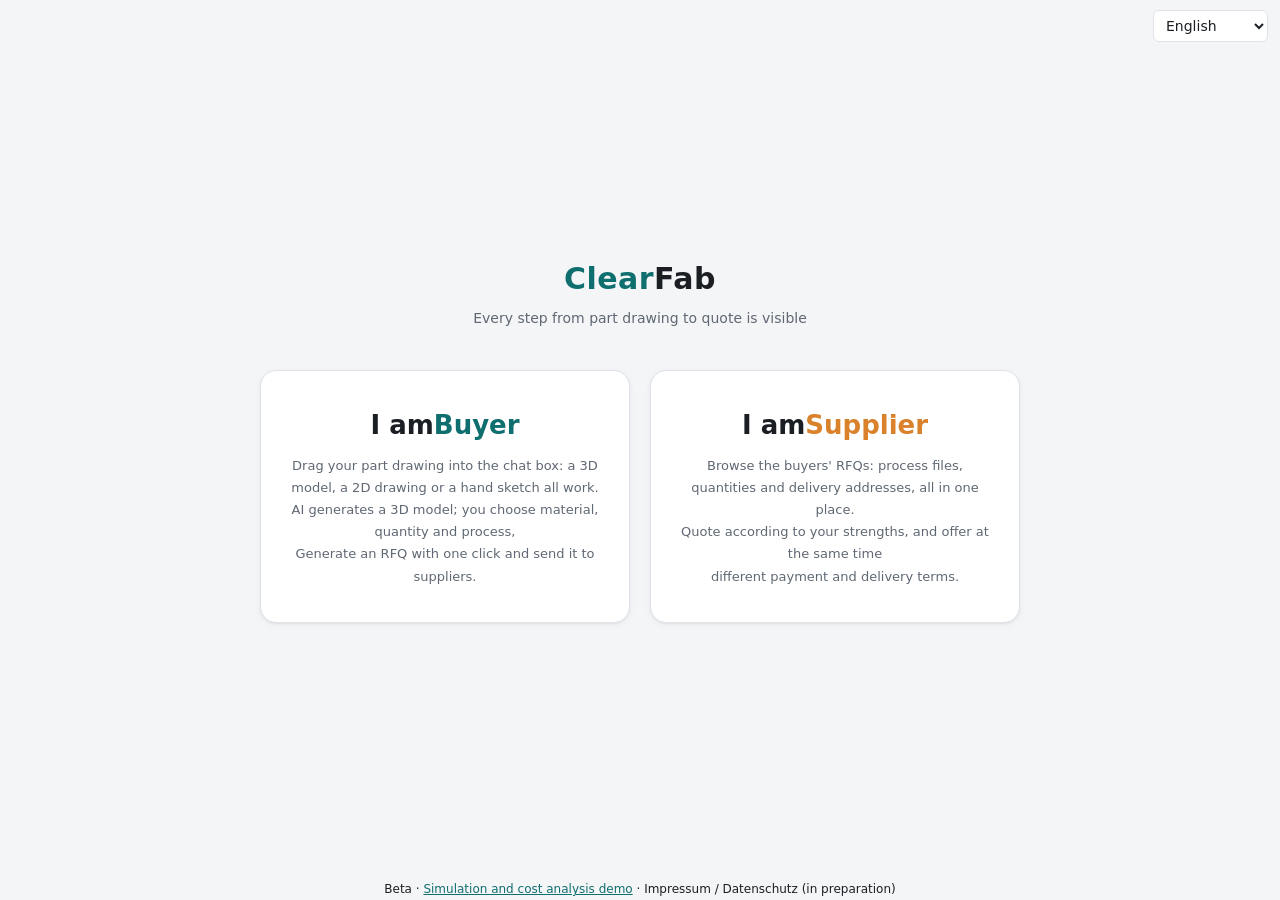
<file: index.html>
<!doctype html>
<html lang="zh-CN"><head><meta charset="utf-8"><meta name="viewport" content="width=device-width, initial-scale=1">
<title>ClearFab 明造</title>
<meta name="description" content="零件询价与制造平台：买家拖入图纸自动生成 3D 数模和询价单，供应商按详细工艺文件报价。">
<script src="assets/i18n.js" data-dict-base="assets/i18n/" data-api-origins="https://desktop-d8rmar1.tail9d7bae.ts.net:8443"></script>
<link rel="stylesheet" href="assets/style.css"><link rel="stylesheet" href="assets/flow.css">
<link rel="icon" href="data:image/svg+xml,%3Csvg xmlns='http://www.w3.org/2000/svg' viewBox='0 0 32 32'%3E%3Crect width='32' height='32' rx='7' fill='%230f6e6e'/%3E%3Cpath d='M8 22V10h10M8 16h7M18 22l6-12' stroke='white' stroke-width='3' fill='none' stroke-linecap='round'/%3E%3C/svg%3E">
</head><body class="home">
<main>
  <div class="brand"><b>Clear</b>Fab 明造</div>
  <div class="tag-line">零件从图纸到报价，每个环节都看得见</div>
  <div class="roles">
    <a class="role" href="buyer.html"><div class="big">我是<span>买家</span></div>
      <p>把零件图拖进对话框：3D 模型、2D 图纸、手绘草图都行。<br>AI 生成 3D 数模，你选材料、数量和工艺，<br>一键生成询价单（RFQ）发给供应商。</p></a>
    <a class="role maker" href="maker.html"><div class="big">我是<span>供应商</span></div>
      <p>浏览各家买家的询价单：工艺文件、数量、交货地址一应俱全。<br>按你的优势报价，可以同时给出<br>不同的付款方式和交付方式。</p></a>
  </div>
</main>
<footer><span class="small">内测版 · <a href="demo.html">仿真与成本分析演示</a> · Impressum / Datenschutz（筹备中）</span></footer>
</body></html>
</file>
<file: assets/style.css>
:root {
  --bg: #f4f5f7; --panel: #ffffff; --ink: #1b1f24; --muted: #5f6873; --line: #dfe3e8;
  --brand: #0f6e6e; --brand-ink: #ffffff; --accent: #d9822b; --ok: #1f8a4c; --bad: #c0392b; --warn: #b7791f;
  --chip: #eef1f4; --shadow: 0 1px 2px rgba(0,0,0,.06), 0 2px 8px rgba(0,0,0,.04);
  --viewer: #e9edf1;
}
@media (prefers-color-scheme: dark) {
  :root:not([data-theme="light"]) {
    --bg: #111418; --panel: #191d22; --ink: #e6e9ec; --muted: #9aa3ad; --line: #2b3138;
    --brand: #2fa6a6; --brand-ink: #0b1214; --chip: #222830; --viewer: #1e2329;
  }
}
* { box-sizing: border-box; }
body { margin: 0; font: 14px/1.55 "Segoe UI", "Microsoft YaHei", system-ui, sans-serif; background: var(--bg); color: var(--ink); }
a { color: var(--brand); }
header.top { display: flex; align-items: center; gap: 16px; padding: 10px 20px; background: var(--panel); border-bottom: 1px solid var(--line); position: sticky; top: 0; z-index: 5; }
.logo { font-weight: 700; font-size: 18px; letter-spacing: .5px; text-decoration: none; color: var(--ink); }
.logo b { color: var(--brand); }
.portal { padding: 2px 10px; border-radius: 999px; background: var(--brand); color: var(--brand-ink); font-size: 12px; }
.portal.maker { background: var(--accent); color: #fff; }
.spacer { flex: 1; }
.wallet { font-variant-numeric: tabular-nums; }
main { max-width: 1400px; margin: 0 auto; padding: 16px 20px 60px; }
.card { background: var(--panel); border: 1px solid var(--line); border-radius: 10px; box-shadow: var(--shadow); padding: 16px; margin-bottom: 16px; }
.card h2 { margin: 0 0 10px; font-size: 16px; }
.card h3 { margin: 14px 0 8px; font-size: 14px; color: var(--muted); font-weight: 600; }
.grid2 { display: grid; grid-template-columns: minmax(0, 1.35fr) minmax(0, 1fr); gap: 16px; align-items: start; }
@media (max-width: 900px) { .grid2 { grid-template-columns: 1fr; } }
.row { display: flex; gap: 8px; align-items: center; flex-wrap: wrap; }
.form { display: grid; grid-template-columns: 110px 1fr; gap: 8px 10px; align-items: center; }
.form label { color: var(--muted); font-size: 13px; }
input, select, textarea { font: inherit; color: var(--ink); background: var(--panel); border: 1px solid var(--line); border-radius: 6px; padding: 6px 8px; min-width: 0; }
input[type=number] { width: 90px; }
textarea { width: 100%; min-height: 60px; }
button { font: inherit; border: 1px solid var(--line); background: var(--chip); color: var(--ink); border-radius: 6px; padding: 6px 12px; cursor: pointer; }
button.primary { background: var(--brand); border-color: var(--brand); color: var(--brand-ink); font-weight: 600; }
button.pay { background: var(--accent); border-color: var(--accent); color: #fff; font-weight: 600; }
button:disabled { opacity: .55; cursor: progress; }
.tabs { display: flex; gap: 4px; margin-bottom: 12px; border-bottom: 1px solid var(--line); }
.tabs button { border: none; background: none; border-bottom: 2px solid transparent; border-radius: 0; padding: 8px 14px; color: var(--muted); }
.tabs button.on { color: var(--ink); border-bottom-color: var(--brand); font-weight: 600; }
.viewer { position: relative; height: 480px; background: var(--viewer); border-radius: 8px; overflow: hidden; }
.viewer canvas { display: block; }
.viewer .hud { position: absolute; left: 10px; top: 8px; font-size: 12px; color: var(--muted); pointer-events: none; }
.viewer .tools { position: absolute; right: 8px; top: 8px; display: flex; gap: 4px; flex-wrap: wrap; justify-content: flex-end; max-width: 70%; }
.viewer .tools button { font-size: 12px; padding: 3px 8px; background: var(--panel); }
.viewer .legend { position: absolute; left: 10px; bottom: 10px; font-size: 11px; background: var(--panel); padding: 6px 8px; border-radius: 6px; border: 1px solid var(--line); }
.viewer .legend .bar { width: 180px; height: 8px; border-radius: 4px; background: linear-gradient(90deg,#30123b,#4686fb,#1ae4b6,#a2fc3c,#fabb39,#e4460a,#7a0403); }
.drop { position: absolute; inset: 0; display: flex; align-items: center; justify-content: center; flex-direction: column; gap: 10px; color: var(--muted); border: 2px dashed var(--line); border-radius: 8px; }
.drop.hover { border-color: var(--brand); color: var(--brand); }
.kpis { display: grid; grid-template-columns: repeat(auto-fill, minmax(130px, 1fr)); gap: 8px; }
.kpi { background: var(--chip); border-radius: 8px; padding: 8px 10px; }
.kpi .v { font-size: 18px; font-weight: 700; font-variant-numeric: tabular-nums; }
.kpi .l { font-size: 12px; color: var(--muted); }
.kpi.ok .v { color: var(--ok); } .kpi.bad .v { color: var(--bad); }
table { border-collapse: collapse; width: 100%; font-size: 13px; }
th, td { text-align: left; padding: 5px 8px; border-bottom: 1px solid var(--line); vertical-align: top; }
th { color: var(--muted); font-weight: 600; background: var(--chip); }
td.n, th.n { text-align: right; font-variant-numeric: tabular-nums; white-space: nowrap; }
tr.sel td { background: color-mix(in srgb, var(--brand) 12%, transparent); }
tr.click { cursor: pointer; } tr.click:hover td { background: var(--chip); }
tr.dim td { color: var(--muted); }
.tag { display: inline-block; font-size: 11px; padding: 1px 7px; border-radius: 999px; background: var(--chip); color: var(--muted); margin-right: 4px; }
.tag.ok { background: color-mix(in srgb, var(--ok) 15%, transparent); color: var(--ok); }
.tag.bad { background: color-mix(in srgb, var(--bad) 15%, transparent); color: var(--bad); }
.tag.warn { background: color-mix(in srgb, var(--warn) 18%, transparent); color: var(--warn); }
.tag.rec { background: var(--brand); color: var(--brand-ink); }
ul.list { margin: 4px 0; padding-left: 18px; } ul.list li { margin: 3px 0; }
.muted { color: var(--muted); } .small { font-size: 12px; }
.note { font-size: 12px; color: var(--muted); border-left: 3px solid var(--line); padding: 4px 10px; margin: 8px 0; }
.stack { display: flex; height: 14px; border-radius: 4px; overflow: hidden; margin: 6px 0; }
.stack span { display: block; height: 100%; }
.legend-row { display: flex; flex-wrap: wrap; gap: 4px 12px; font-size: 12px; color: var(--muted); }
.legend-row i { display: inline-block; width: 10px; height: 10px; border-radius: 2px; margin-right: 4px; vertical-align: -1px; }
.rfqs { display: grid; grid-template-columns: repeat(auto-fill, minmax(300px, 1fr)); gap: 12px; }
.rfq { border: 1px solid var(--line); border-radius: 10px; padding: 12px; background: var(--panel); display: flex; flex-direction: column; gap: 6px; }
.rfq h4 { margin: 0; font-size: 15px; }
.lock { color: var(--muted); font-size: 12px; }
.toast { position: fixed; right: 20px; bottom: 20px; background: var(--ink); color: var(--bg); padding: 10px 14px; border-radius: 8px; z-index: 50; max-width: 420px; }
.hero { padding: 40px 0 10px; }
.hero h1 { font-size: 32px; margin: 0 0 8px; }
.entries { display: grid; grid-template-columns: 1fr 1fr; gap: 16px; margin: 24px 0; }
@media (max-width: 760px) { .entries { grid-template-columns: 1fr; } }
.entry { display: block; text-decoration: none; color: var(--ink); background: var(--panel); border: 1px solid var(--line); border-radius: 14px; padding: 22px; box-shadow: var(--shadow); border-top: 5px solid var(--brand); }
.entry.maker { border-top-color: var(--accent); }
.entry h2 { margin: 0 0 6px; font-size: 22px; }
.flow { display: grid; grid-template-columns: repeat(auto-fit, minmax(160px, 1fr)); gap: 10px; }
.flow div { background: var(--panel); border: 1px solid var(--line); border-radius: 10px; padding: 12px; }
.flow b { display: block; margin-bottom: 4px; }
.login { max-width: 460px; margin: 40px auto; }
.spin { display: inline-block; width: 14px; height: 14px; border: 2px solid var(--line); border-top-color: var(--brand); border-radius: 50%; animation: s 0.8s linear infinite; vertical-align: -2px; }
@keyframes s { to { transform: rotate(360deg); } }
svg.chart text { fill: var(--muted); font-size: 11px; }
svg.chart .grid { stroke: var(--line); }
header.top select.lang { margin-left: 10px; padding: 3px 6px; font-size: 13px; }
</file>
<file: assets/flow.css>
/* simplified role-first UI */
body.home { min-height: 100vh; display: flex; flex-direction: column; }
.home main { flex: 1; display: flex; flex-direction: column; justify-content: center; align-items: center; text-align: center; padding: 40px 16px; }
.home .brand { font-size: 30px; font-weight: 800; letter-spacing: .5px; margin-bottom: 6px; }
.home .brand b { color: var(--brand); }
.home .tag-line { color: var(--muted); margin-bottom: 40px; }
.roles { display: grid; grid-template-columns: 1fr 1fr; gap: 20px; width: min(760px, 100%); }
@media (max-width: 640px) { .roles { grid-template-columns: 1fr; } }
.role { display: block; text-decoration: none; color: var(--ink); background: var(--panel); border: 1px solid var(--line); border-radius: 16px; padding: 34px 22px; box-shadow: var(--shadow); transition: transform .12s, border-color .12s; }
.role:hover { transform: translateY(-2px); border-color: var(--brand); }
.role.maker:hover { border-color: var(--accent); }
.role .big { font-size: 26px; font-weight: 800; margin-bottom: 10px; }
.role .big span { color: var(--brand); } .role.maker .big span { color: var(--accent); }
.role p { margin: 0; font-size: 13px; color: var(--muted); line-height: 1.7; }
.home footer { margin-top: 0; text-align: center; }

/* chat */
.chat { max-width: 860px; margin: 0 auto; display: flex; flex-direction: column; min-height: calc(100vh - 60px); }
.msgs { flex: 1; display: flex; flex-direction: column; gap: 14px; padding: 18px 0 140px; }
.msg { max-width: 92%; padding: 12px 14px; border-radius: 14px; background: var(--panel); border: 1px solid var(--line); box-shadow: var(--shadow); }
.msg.bot { align-self: flex-start; border-top-left-radius: 4px; }
.msg.me { align-self: flex-end; background: color-mix(in srgb, var(--brand) 12%, var(--panel)); border-top-right-radius: 4px; }
.msg.wide { width: 92%; }
.msg img.thumb { max-width: 320px; max-height: 220px; border-radius: 8px; display: block; border: 1px solid var(--line); }
.msg .viewer { height: 320px; margin: 8px 0; }
.composer { position: fixed; left: 0; right: 0; bottom: 0; background: linear-gradient(transparent, var(--bg) 30%); padding: 18px 16px 18px; }
.composer .box { max-width: 860px; margin: 0 auto; background: var(--panel); border: 2px dashed var(--line); border-radius: 16px; padding: 10px 12px; display: flex; gap: 8px; align-items: center; box-shadow: var(--shadow); }
.composer .box.hover { border-color: var(--brand); }
.composer input[type=text] { flex: 1; border: none; outline: none; font-size: 15px; background: transparent; }
.composer .hint { max-width: 860px; margin: 6px auto 0; font-size: 12px; color: var(--muted); text-align: center; }
.chips { display: flex; flex-wrap: wrap; gap: 6px; margin: 6px 0; }
.chip-btn { border-radius: 999px; padding: 4px 12px; font-size: 13px; }
.chip-btn.on { background: var(--brand); border-color: var(--brand); color: var(--brand-ink); }
.steps-ai { list-style: none; padding: 0; margin: 6px 0; font-size: 13px; }
.steps-ai li { padding: 2px 0; color: var(--muted); } .steps-ai li.done { color: var(--ink); } .steps-ai li.done::before { content: "✓ "; color: var(--ok); }
.steps-ai li.run::before { content: "… "; }
.rfq-doc { border: 1px solid var(--line); border-radius: 10px; padding: 14px; background: var(--bg); }
.rfq-doc h3 { margin: 0 0 8px; font-size: 15px; color: var(--ink); }
.kv { display: grid; grid-template-columns: 110px 1fr; gap: 4px 10px; font-size: 13px; }
.kv dt { color: var(--muted); } .kv dd { margin: 0; }
.proto { font-size: 11px; padding: 1px 8px; border-radius: 999px; background: color-mix(in srgb, var(--warn) 18%, transparent); color: var(--warn); }

/* maker */
.hall-filter { display: flex; gap: 6px; flex-wrap: wrap; margin: 6px 0 14px; }
.variants { display: grid; gap: 12px; }
.variant { border: 1px solid var(--line); border-radius: 10px; padding: 12px; background: var(--bg); position: relative; }
.variant h4 { margin: 0 0 8px; }
.variant .rm { position: absolute; right: 8px; top: 8px; font-size: 12px; }
</file>
